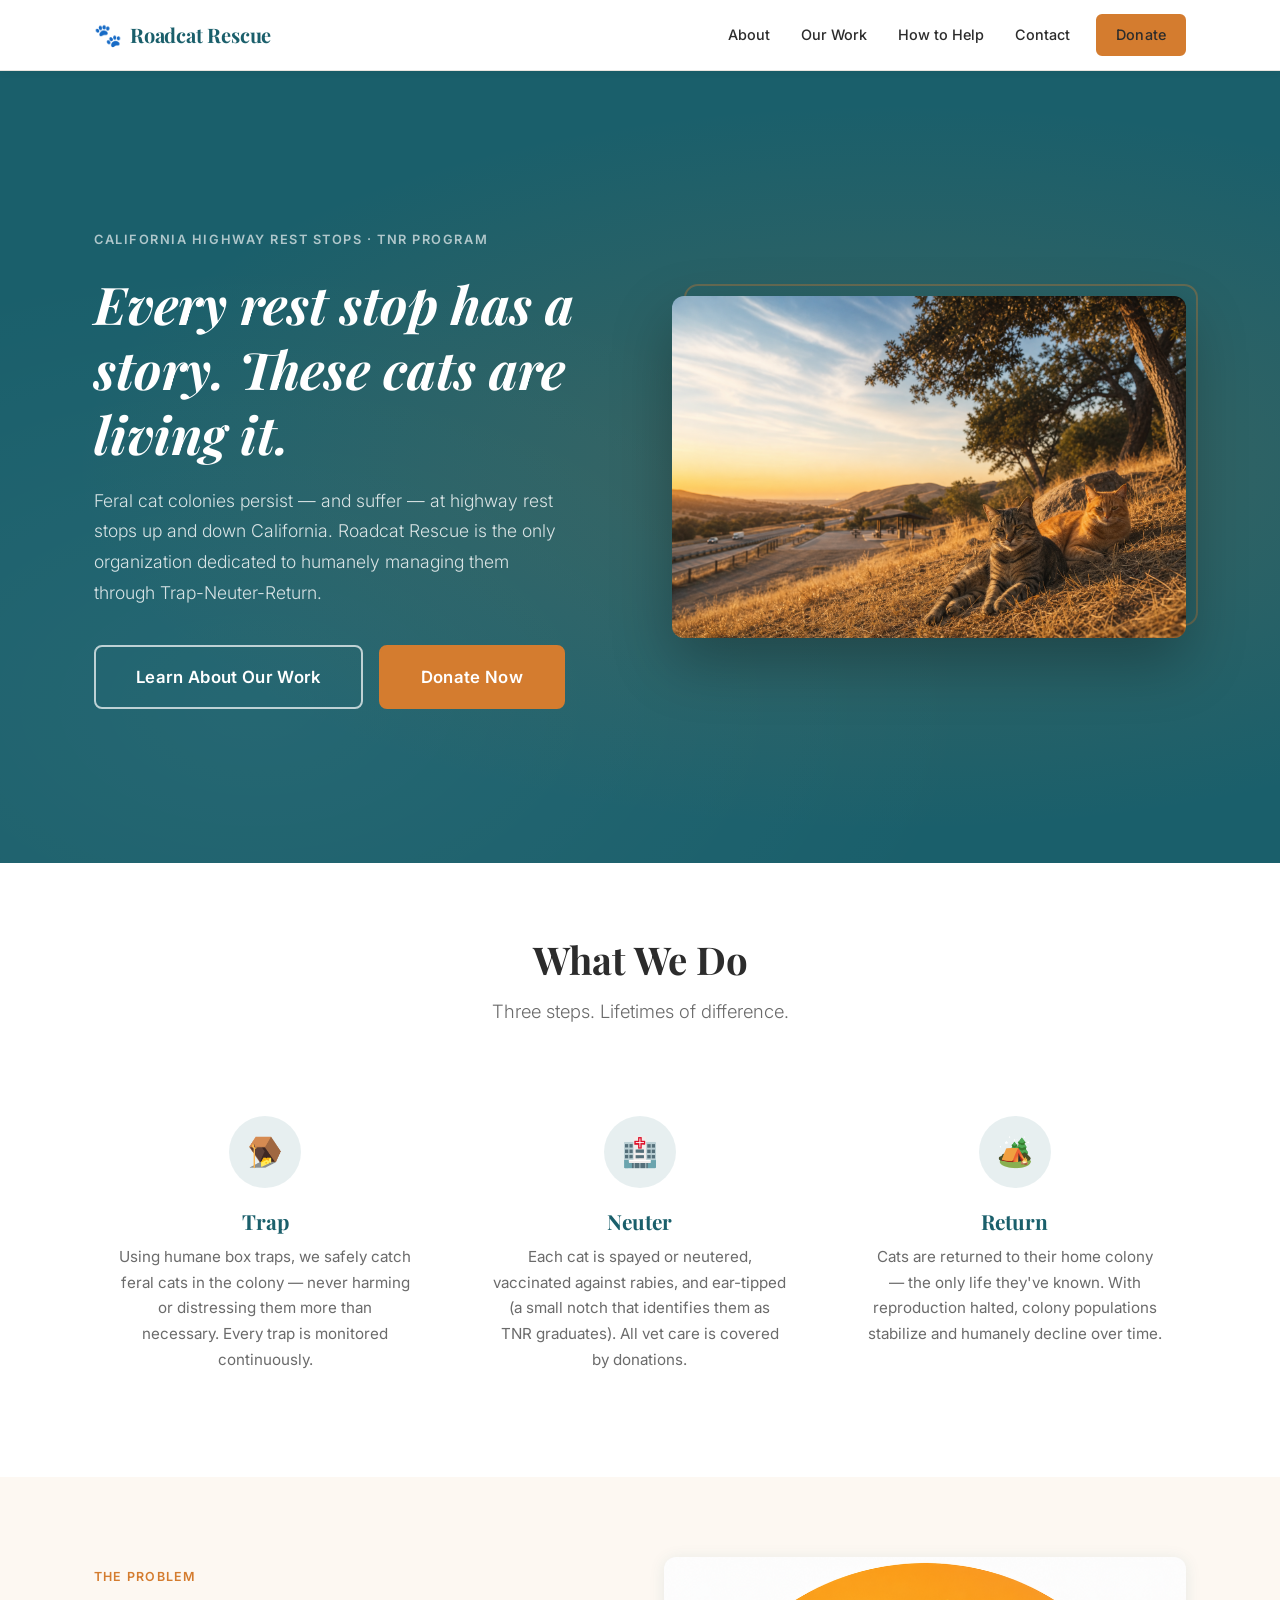
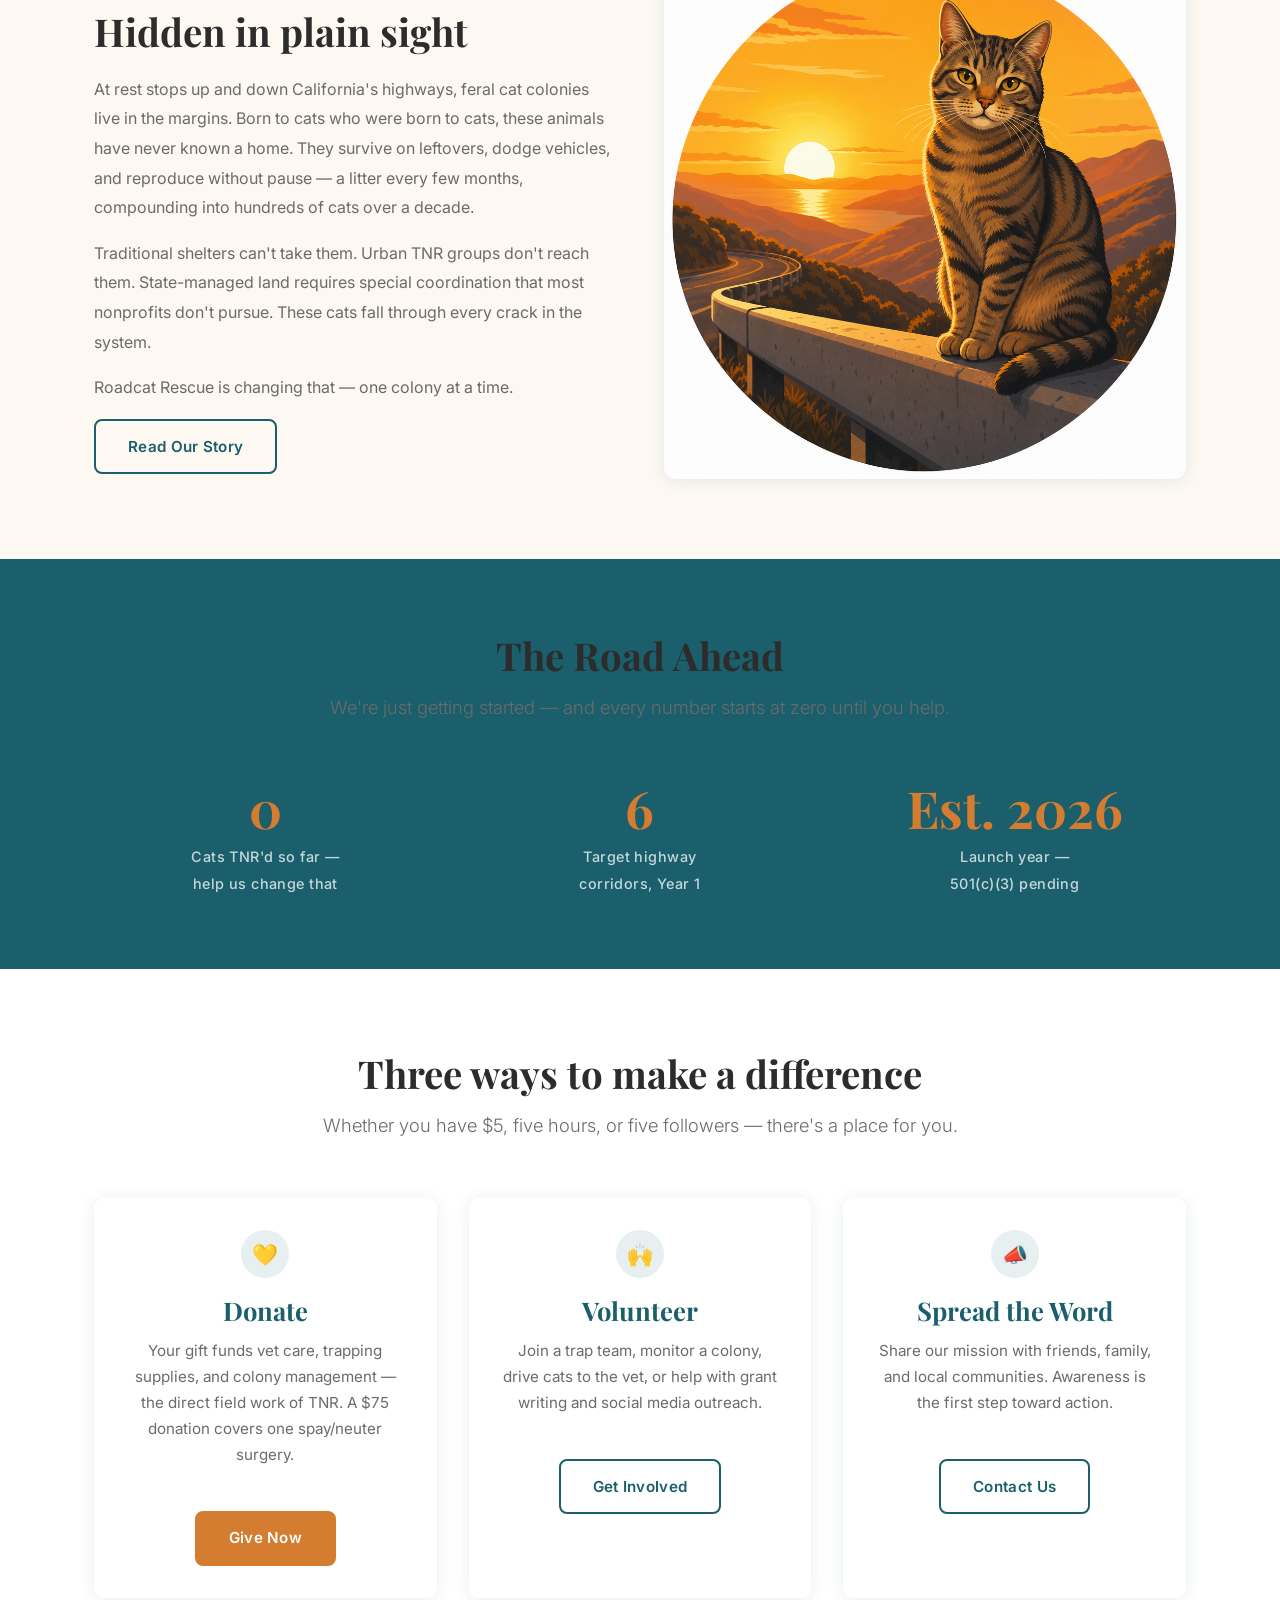
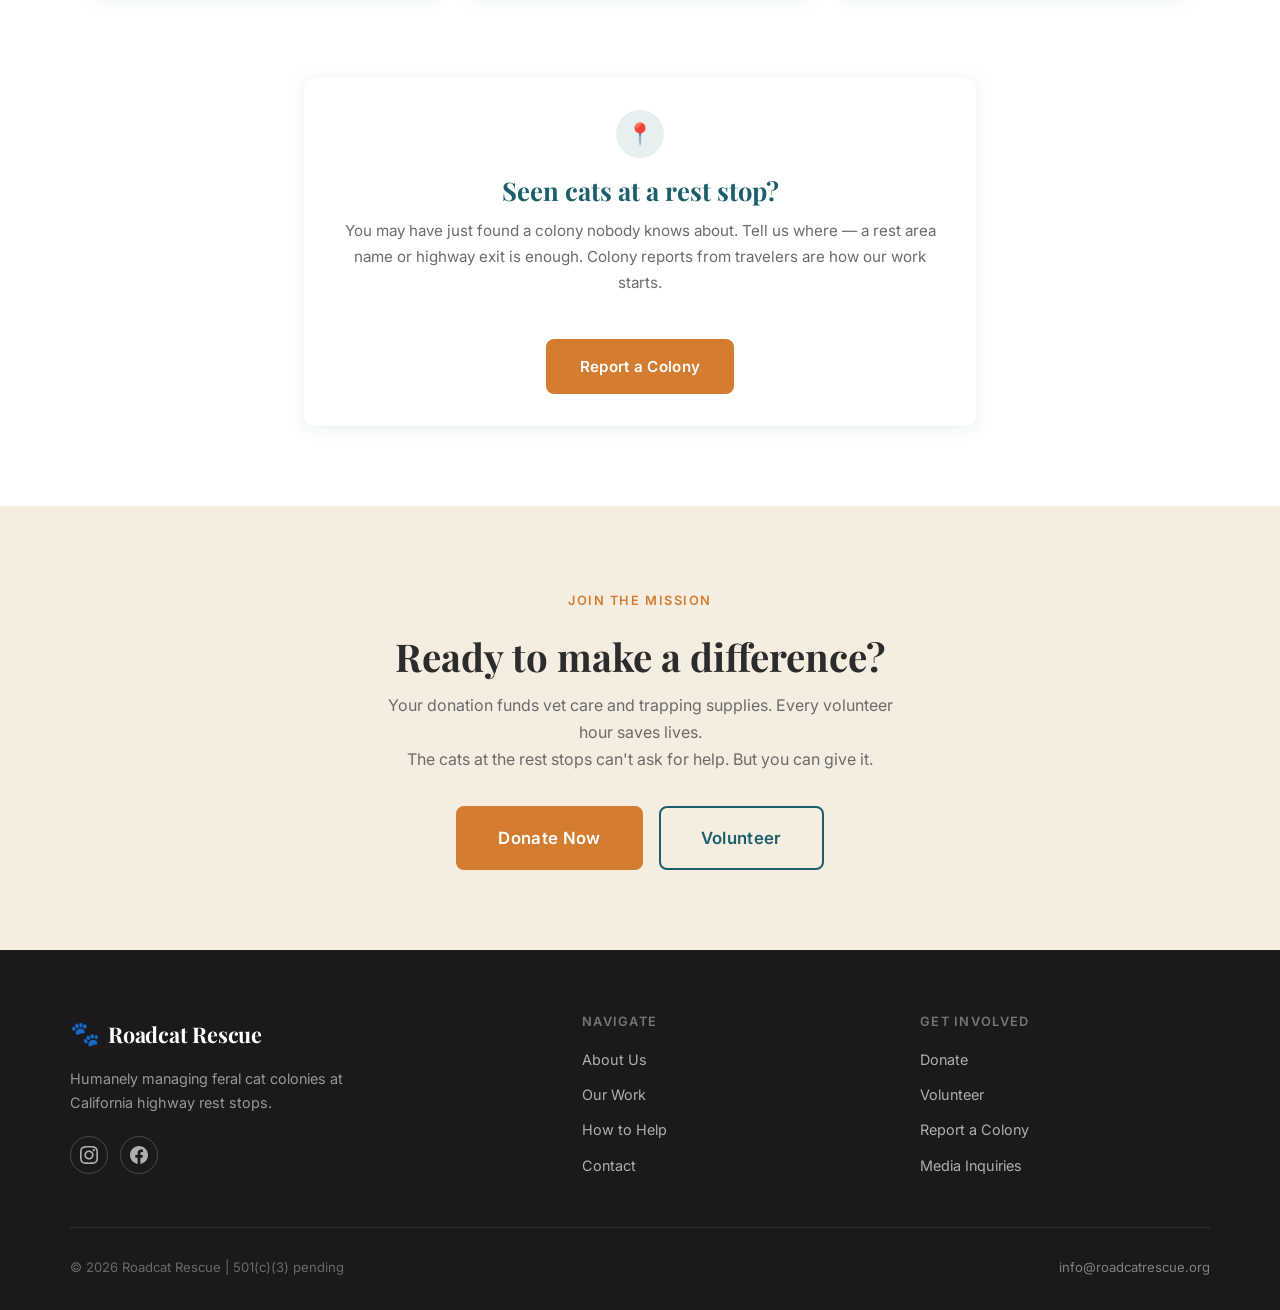
<file: index.html>
<!DOCTYPE html>
<html lang="en">
<head>
  <meta charset="UTF-8" />
  <meta name="viewport" content="width=device-width, initial-scale=1.0" />
  <meta name="description" content="Roadcat Rescue humanely manages feral cat colonies at California highway rest stops through Trap-Neuter-Return. Help us protect the cats living in the margins." />
  <title>Roadcat Rescue — Feral Cat TNR at California Highway Rest Stops</title>
  <link rel="stylesheet" href="css/style.css" />
  <meta property="og:type" content="website" />
  <meta property="og:site_name" content="Roadcat Rescue" />
  <meta property="og:title" content="Roadcat Rescue — Feral Cat TNR at California Highway Rest Stops" />
  <meta property="og:description" content="Roadcat Rescue humanely manages feral cat colonies at California highway rest stops through Trap-Neuter-Return. Help us protect the cats living in the margins." />
  <meta property="og:url" content="https://roadcatrescue.org/" />
  <meta property="og:image" content="https://roadcatrescue.org/images/hero-cats.png" />
  <meta name="twitter:card" content="summary_large_image" />
  <meta name="twitter:title" content="Roadcat Rescue — Feral Cat TNR at California Highway Rest Stops" />
  <meta name="twitter:description" content="Roadcat Rescue humanely manages feral cat colonies at California highway rest stops through Trap-Neuter-Return. Help us protect the cats living in the margins." />
  <meta name="twitter:image" content="https://roadcatrescue.org/images/hero-cats.png" />
  <link rel="icon" href="data:image/svg+xml,%3Csvg xmlns='http://www.w3.org/2000/svg' viewBox='0 0 100 100'%3E%3Ctext y='.9em' font-size='90'%3E%F0%9F%90%BE%3C/text%3E%3C/svg%3E" />
</head>
<body>

  <!-- ===== HEADER / NAV ===== -->
  <header class="site-header">
    <nav class="nav-wrapper" aria-label="Main navigation">
      <a href="index.html" class="nav-logo" aria-label="Roadcat Rescue home">
        <span class="nav-logo__icon">🐾</span>
        <span class="nav-logo__text">Roadcat Rescue</span>
      </a>

      <button class="nav-toggle" aria-label="Toggle navigation" aria-expanded="false">
        <span></span><span></span><span></span>
      </button>

      <ul class="nav-links" role="list">
        <li><a href="about.html">About</a></li>
        <li><a href="our-work.html">Our Work</a></li>
        <li><a href="how-to-help.html">How to Help</a></li>
        <li><a href="contact.html">Contact</a></li>
        <li><a href="#donate" class="btn btn--amber">Donate</a></li>
      </ul>
    </nav>
  </header>

  <main>

    <!-- ===== HERO ===== -->
    <section class="hero" aria-labelledby="hero-heading">
      <div class="container">
        <div class="hero__content">
          <span class="hero__eyebrow">California Highway Rest Stops · TNR Program</span>
          <h1 class="hero__title" id="hero-heading">Every rest stop has a story. These cats are living it.</h1>
          <p class="hero__subtitle">
            Feral cat colonies persist — and suffer — at highway rest stops up and down California.
            Roadcat Rescue is the only organization dedicated to humanely managing them through Trap-Neuter-Return.
          </p>
          <div class="btn-group">
            <a href="our-work.html" class="btn btn--outline-white btn--lg">Learn About Our Work</a>
            <a href="#donate" class="btn btn--amber btn--lg">Donate Now</a>
          </div>
        </div>
        <div class="hero__image-wrap">
          <img
            src="images/hero-cats.png"
            alt="Two feral cats resting on a hillside above a California highway rest stop"
            class="hero__image"
            width="600" height="420"
          />
        </div>
      </div>
    </section>

    <!-- ===== MISSION STRIP (Trap · Neuter · Return) ===== -->
    <section class="mission-strip" aria-labelledby="tnr-heading">
      <div class="container">
        <div class="section__header">
          <h2 id="tnr-heading">What We Do</h2>
          <p class="lead">Three steps. Lifetimes of difference.</p>
        </div>
        <div class="grid-3">
          <div class="mission-card">
            <div class="mission-card__icon" aria-hidden="true">🪤</div>
            <h3>Trap</h3>
            <p>Using humane box traps, we safely catch feral cats in the colony — never harming or distressing them more than necessary. Every trap is monitored continuously.</p>
          </div>
          <div class="mission-card">
            <div class="mission-card__icon" aria-hidden="true">🏥</div>
            <h3>Neuter</h3>
            <p>Each cat is spayed or neutered, vaccinated against rabies, and ear-tipped (a small notch that identifies them as TNR graduates). All vet care is covered by donations.</p>
          </div>
          <div class="mission-card">
            <div class="mission-card__icon" aria-hidden="true">🏕️</div>
            <h3>Return</h3>
            <p>Cats are returned to their home colony — the only life they've known. With reproduction halted, colony populations stabilize and humanely decline over time.</p>
          </div>
        </div>
      </div>
    </section>

    <!-- ===== STORY SECTION ===== -->
    <section class="story-section section" aria-labelledby="story-heading">
      <div class="container">
        <div class="grid-2">
          <div class="story-text">
          <span class="hero__eyebrow story-eyebrow">The Problem</span>
            <h2 id="story-heading">Hidden in plain sight</h2>
            <p>
              At rest stops up and down California's highways, feral cat colonies live in the margins.
              Born to cats who were born to cats, these animals have never known a home. They survive on
              leftovers, dodge vehicles, and reproduce without pause — a litter every few months,
              compounding into hundreds of cats over a decade.
            </p>
            <p>
              Traditional shelters can't take them. Urban TNR groups don't reach them. State-managed
              land requires special coordination that most nonprofits don't pursue. These cats fall
              through every crack in the system.
            </p>
            <p>
              Roadcat Rescue is changing that — one colony at a time.
            </p>
            <a href="about.html" class="btn btn--outline-teal">Read Our Story</a>
          </div>
          <div class="story-image">
            <img
              src="images/profile-cat.png"
              alt="Feral cats at a rest stop colony"
              class="img-placeholder"
              width="520" height="400"
            />
          </div>
        </div>
      </div>
    </section>

    <!-- ===== IMPACT NUMBERS ===== -->
    <section class="impact-strip" aria-labelledby="impact-heading">
      <div class="container">
        <div class="section__header">
          <h2 id="impact-heading">The Road Ahead</h2>
          <p class="lead">We're just getting started — and every number starts at zero until you help.</p>
        </div>
        <div class="grid-3">
          <div class="impact-number">
            <span class="impact-number__value">0</span>
            <span class="impact-number__label">Cats TNR'd so far —<br>help us change that</span>
          </div>
          <div class="impact-number">
            <span class="impact-number__value">6</span>
            <span class="impact-number__label">Target highway<br>corridors, Year 1</span>
          </div>
          <div class="impact-number">
            <span class="impact-number__value">Est. 2026</span>
            <span class="impact-number__label">Launch year —<br>501(c)(3) pending</span>
          </div>
        </div>
      </div>
    </section>

    <!-- ===== HOW YOU CAN HELP PREVIEW ===== -->
    <section class="section section--white" aria-labelledby="help-preview-heading">
      <div class="container">
        <div class="section__header">
          <h2 id="help-preview-heading">Three ways to make a difference</h2>
          <p class="lead">Whether you have $5, five hours, or five followers — there's a place for you.</p>
        </div>
        <div class="grid-3">
          <div class="card card--center">
            <div class="icon-badge icon-badge--center" aria-hidden="true">💛</div>
            <h3>Donate</h3>
            <p>Your gift funds vet care, trapping supplies, and colony management — the direct field work of TNR. A $75 donation covers one spay/neuter surgery.</p>
            <br>
            <a href="#donate" class="btn btn--amber">Give Now</a>
          </div>
          <div class="card card--center">
            <div class="icon-badge icon-badge--center" aria-hidden="true">🙌</div>
            <h3>Volunteer</h3>
            <p>Join a trap team, monitor a colony, drive cats to the vet, or help with grant writing and social media outreach.</p>
            <br>
            <a href="how-to-help.html" class="btn btn--outline-teal">Get Involved</a>
          </div>
          <div class="card card--center">
            <div class="icon-badge icon-badge--center" aria-hidden="true">📣</div>
            <h3>Spread the Word</h3>
            <p>Share our mission with friends, family, and local communities. Awareness is the first step toward action.</p>
            <br>
            <a href="contact.html" class="btn btn--outline-teal">Contact Us</a>
          </div>
        </div>
      </div>
    </section>

    <!-- ===== REPORT A COLONY STRIP ===== -->
    <section class="section section--white section--no-top" aria-labelledby="report-heading">
      <div class="container container--narrow text-center">
        <div class="card card--center">
          <div class="icon-badge icon-badge--center" aria-hidden="true">📍</div>
          <h3 id="report-heading">Seen cats at a rest stop?</h3>
          <p>You may have just found a colony nobody knows about. Tell us where — a rest area name or highway exit is enough. Colony reports from travelers are how our work starts.</p>
          <br>
          <a href="contact.html#report" class="btn btn--amber">Report a Colony</a>
        </div>
      </div>
    </section>

    <!-- ===== CTA STRIP ===== -->
    <section class="cta-strip" id="donate" aria-labelledby="cta-heading">
      <div class="container text-center">
        <span class="hero__eyebrow eyebrow--amber">Join the Mission</span>
        <h2 id="cta-heading">Ready to make a difference?</h2>
        <p>Your donation funds vet care and trapping supplies. Every volunteer hour saves lives.<br>The cats at the rest stops can't ask for help. But you can give it.</p>
        <div class="btn-group btn-group--center">
          <a href="#donate" class="btn btn--amber btn--lg">Donate Now</a>
          <a href="how-to-help.html" class="btn btn--outline-teal btn--lg">Volunteer</a>
        </div>
      </div>
    </section>

  </main>

  <!-- ===== FOOTER ===== -->
  <footer class="site-footer" aria-label="Site footer">
    <div class="footer-grid">
      <div class="footer-brand">
        <a href="index.html" class="nav-logo">
          <span class="nav-logo__icon">🐾</span>
          <span class="nav-logo__text">Roadcat Rescue</span>
        </a>
        <p>Humanely managing feral cat colonies at California highway rest stops.</p>
        <div class="footer-social">
          <a href="https://instagram.com/roadcatrescue" target="_blank" rel="noopener" aria-label="Instagram">
            <svg viewBox="0 0 24 24" aria-hidden="true"><path d="M12 2.163c3.204 0 3.584.012 4.85.07 3.252.148 4.771 1.691 4.919 4.919.058 1.265.069 1.645.069 4.849 0 3.205-.012 3.584-.069 4.849-.149 3.225-1.664 4.771-4.919 4.919-1.266.058-1.644.07-4.85.07-3.204 0-3.584-.012-4.849-.07-3.26-.149-4.771-1.699-4.919-4.92-.058-1.265-.07-1.644-.07-4.849 0-3.204.013-3.583.07-4.849.149-3.227 1.664-4.771 4.919-4.919 1.266-.057 1.645-.069 4.849-.069zm0-2.163c-3.259 0-3.667.014-4.947.072-4.358.2-6.78 2.618-6.98 6.98-.059 1.281-.073 1.689-.073 4.948 0 3.259.014 3.668.072 4.948.2 4.358 2.618 6.78 6.98 6.98 1.281.058 1.689.072 4.948.072 3.259 0 3.668-.014 4.948-.072 4.354-.2 6.782-2.618 6.979-6.98.059-1.28.073-1.689.073-4.948 0-3.259-.014-3.667-.072-4.947-.196-4.354-2.617-6.78-6.979-6.98-1.281-.059-1.69-.073-4.949-.073zm0 5.838c-3.403 0-6.162 2.759-6.162 6.162s2.759 6.163 6.162 6.163 6.162-2.759 6.162-6.163c0-3.403-2.759-6.162-6.162-6.162zm0 10.162c-2.209 0-4-1.79-4-4 0-2.209 1.791-4 4-4s4 1.791 4 4c0 2.21-1.791 4-4 4zm6.406-11.845c-.796 0-1.441.645-1.441 1.44s.645 1.44 1.441 1.44c.795 0 1.439-.645 1.439-1.44s-.644-1.44-1.439-1.44z"/></svg>
          </a>
          <a href="https://facebook.com/roadcatrescue" target="_blank" rel="noopener" aria-label="Facebook">
            <svg viewBox="0 0 24 24" aria-hidden="true"><path d="M24 12.073c0-6.627-5.373-12-12-12s-12 5.373-12 12c0 5.99 4.388 10.954 10.125 11.854v-8.385H7.078v-3.47h3.047V9.43c0-3.007 1.792-4.669 4.533-4.669 1.312 0 2.686.235 2.686.235v2.953H15.83c-1.491 0-1.956.925-1.956 1.874v2.25h3.328l-.532 3.47h-2.796v8.385C19.612 23.027 24 18.062 24 12.073z"/></svg>
          </a>
        </div>
      </div>
      <div class="footer-col">
        <h4>Navigate</h4>
        <ul role="list">
          <li><a href="about.html">About Us</a></li>
          <li><a href="our-work.html">Our Work</a></li>
          <li><a href="how-to-help.html">How to Help</a></li>
          <li><a href="contact.html">Contact</a></li>
        </ul>
      </div>
      <div class="footer-col">
        <h4>Get Involved</h4>
        <ul role="list">
          <li><a href="#donate">Donate</a></li>
          <li><a href="how-to-help.html#volunteer">Volunteer</a></li>
          <li><a href="contact.html#report">Report a Colony</a></li>
          <li><a href="contact.html">Media Inquiries</a></li>
        </ul>
      </div>
    </div>
    <div class="footer-bottom">
      <p>© 2026 Roadcat Rescue | 501(c)(3) pending</p>
      <p><a href="mailto:info@roadcatrescue.org">info@roadcatrescue.org</a></p>
    </div>
  </footer>

  <script src="js/main.js"></script>
</body>
</html>
</file>
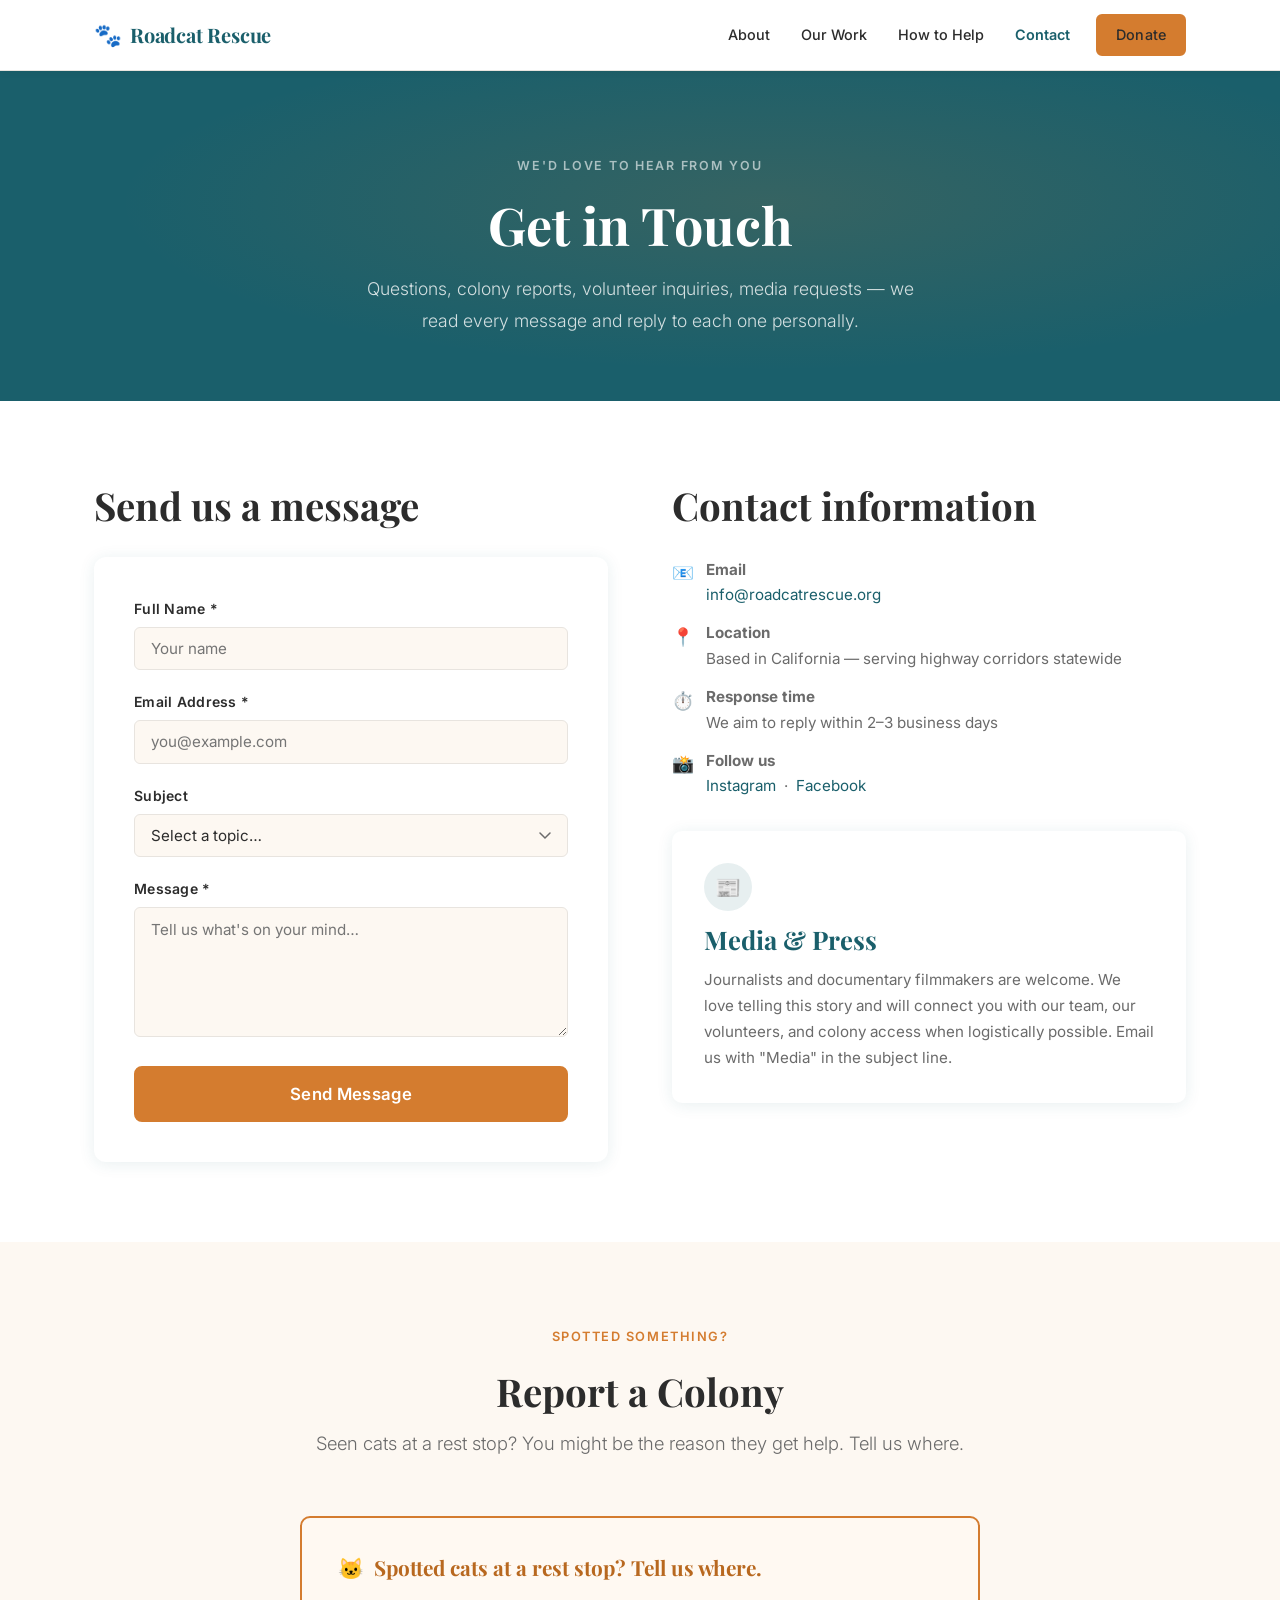
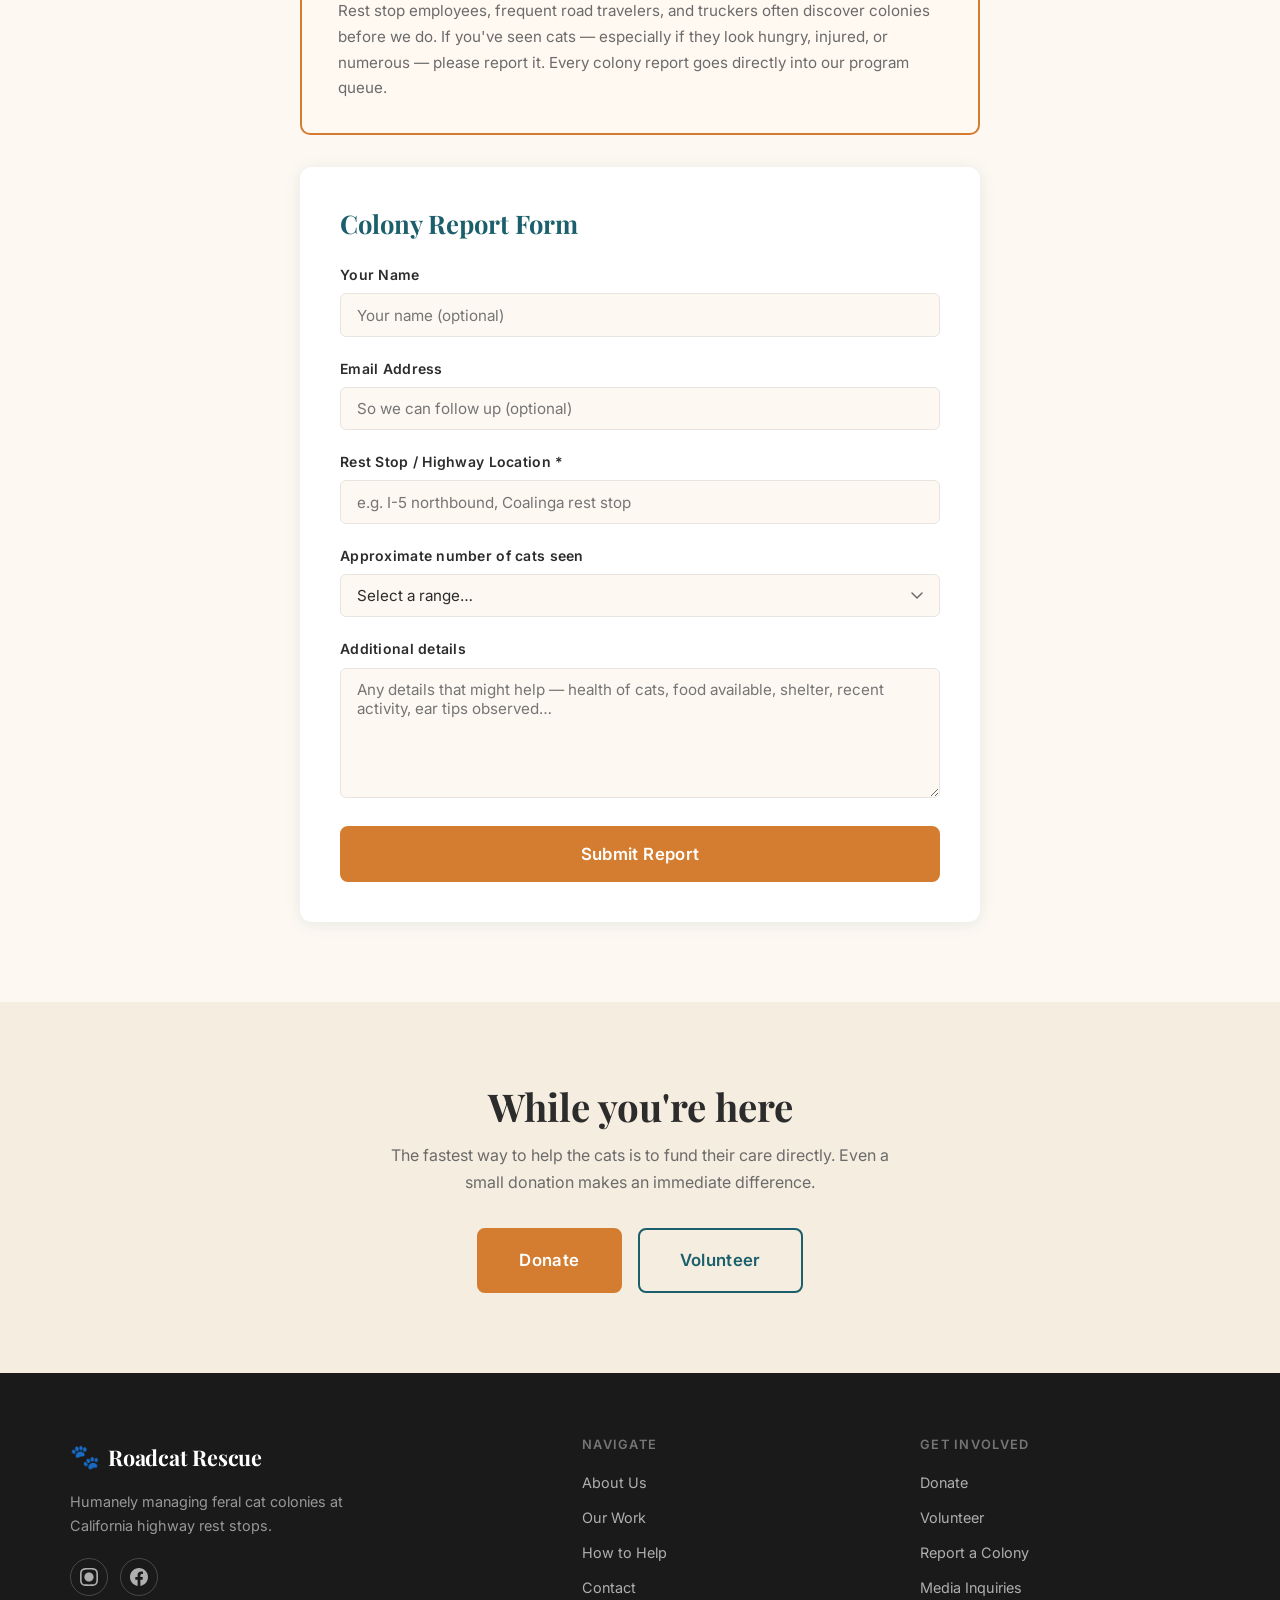
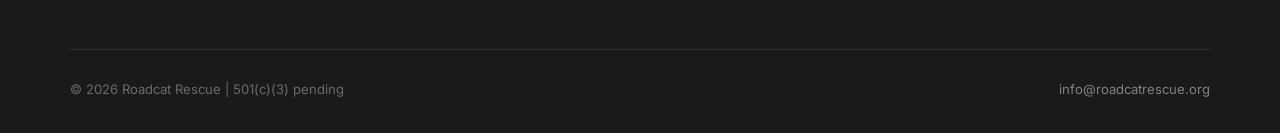
<file: contact.html>
<!DOCTYPE html>
<html lang="en">
<head>
  <meta charset="UTF-8" />
  <meta name="viewport" content="width=device-width, initial-scale=1.0" />
  <meta name="description" content="Contact Roadcat Rescue — report a feral cat colony, inquire about volunteering, ask about donations, or reach us for media questions." />
  <title>Contact — Roadcat Rescue</title>
  <link rel="stylesheet" href="css/style.css" />
  <meta property="og:type" content="website" />
  <meta property="og:site_name" content="Roadcat Rescue" />
  <meta property="og:title" content="Contact — Roadcat Rescue" />
  <meta property="og:description" content="Contact Roadcat Rescue — report a feral cat colony, inquire about volunteering, ask about donations, or reach us for media questions." />
  <meta property="og:url" content="https://roadcatrescue.org/contact.html" />
  <meta property="og:image" content="https://roadcatrescue.org/images/hero-cats.png" />
  <meta name="twitter:card" content="summary_large_image" />
  <meta name="twitter:title" content="Contact — Roadcat Rescue" />
  <meta name="twitter:description" content="Contact Roadcat Rescue — report a feral cat colony, inquire about volunteering, ask about donations, or reach us for media questions." />
  <meta name="twitter:image" content="https://roadcatrescue.org/images/hero-cats.png" />
  <link rel="icon" href="data:image/svg+xml,%3Csvg xmlns='http://www.w3.org/2000/svg' viewBox='0 0 100 100'%3E%3Ctext y='.9em' font-size='90'%3E%F0%9F%90%BE%3C/text%3E%3C/svg%3E" />
</head>
<body>

  <!-- ===== HEADER / NAV ===== -->
  <header class="site-header">
    <nav class="nav-wrapper" aria-label="Main navigation">
      <a href="index.html" class="nav-logo" aria-label="Roadcat Rescue home">
        <span class="nav-logo__icon">🐾</span>
        <span class="nav-logo__text">Roadcat Rescue</span>
      </a>

      <button class="nav-toggle" aria-label="Toggle navigation" aria-expanded="false">
        <span></span><span></span><span></span>
      </button>

      <ul class="nav-links" role="list">
        <li><a href="about.html">About</a></li>
        <li><a href="our-work.html">Our Work</a></li>
        <li><a href="how-to-help.html">How to Help</a></li>
        <li><a href="contact.html">Contact</a></li>
        <li><a href="#donate" class="btn btn--amber">Donate</a></li>
      </ul>
    </nav>
  </header>

  <main>

    <!-- ===== PAGE HERO ===== -->
    <section class="page-hero" aria-labelledby="page-title">
      <div class="container">
        <span class="page-hero__eyebrow">We'd Love to Hear from You</span>
        <h1 id="page-title">Get in Touch</h1>
        <p class="page-hero__sub">Questions, colony reports, volunteer inquiries, media requests — we read every message and reply to each one personally.</p>
      </div>
    </section>

    <!-- ===== CONTACT MAIN ===== -->
    <section class="section section--white" aria-labelledby="contact-main-heading">
      <div class="container">
        <div class="grid-2 grid-2--top">

          <!-- Contact Form -->
          <div>
            <h2 id="contact-main-heading" class="h2--mb-lg">Send us a message</h2>
            <div class="form-section">
              <form data-form="contact" novalidate>
                <div class="form-group">
                  <label for="ct-name">Full Name *</label>
                  <input type="text" id="ct-name" name="name" required placeholder="Your name" />
                </div>
                <div class="form-group">
                  <label for="ct-email">Email Address *</label>
                  <input type="email" id="ct-email" name="email" required placeholder="you@example.com" />
                </div>
                <div class="form-group">
                  <label for="ct-subject">Subject</label>
                  <select id="ct-subject" name="subject">
                    <option value="" disabled selected>Select a topic…</option>
                    <option value="general">General Inquiry</option>
                    <option value="volunteer">Volunteer Interest</option>
                    <option value="donate">Donation Question</option>
                    <option value="media">Media / Press</option>
                    <option value="colony">Report a Colony</option>
                    <option value="partnership">Partnership / Sponsorship</option>
                  </select>
                </div>
                <div class="form-group">
                  <label for="ct-message">Message *</label>
                  <textarea id="ct-message" name="message" required placeholder="Tell us what's on your mind…"></textarea>
                </div>
                <button type="submit" class="btn btn--amber btn--lg btn--full">Send Message</button>
                <div class="form-submit-msg" role="alert">
                  ✓ Message received! We'll respond within 2–3 business days.
                </div>
              </form>
            </div>
          </div>

          <!-- Contact Info -->
          <div>
            <h2 class="h2--mb-lg">Contact information</h2>
            <ul class="contact-info-list" aria-label="Contact details">
              <li>
                <span class="ci-icon" aria-hidden="true">📧</span>
                <div>
                  <strong>Email</strong><br>
                  <a href="mailto:info@roadcatrescue.org">info@roadcatrescue.org</a>
                </div>
              </li>
              <li>
                <span class="ci-icon" aria-hidden="true">📍</span>
                <div>
                  <strong>Location</strong><br>
                  Based in California — serving highway corridors statewide
                </div>
              </li>
              <li>
                <span class="ci-icon" aria-hidden="true">⏱️</span>
                <div>
                  <strong>Response time</strong><br>
                  We aim to reply within 2–3 business days
                </div>
              </li>
              <li>
                <span class="ci-icon" aria-hidden="true">📸</span>
                <div>
                  <strong>Follow us</strong><br>
                  <a href="#">Instagram</a> &nbsp;·&nbsp; <a href="#">Facebook</a>
                </div>
              </li>
            </ul>

            <!-- For Press -->
            <div class="card card--mt">
              <div class="icon-badge" aria-hidden="true">📰</div>
              <h3>Media &amp; Press</h3>
              <p>
                Journalists and documentary filmmakers are welcome. We love telling this story
                and will connect you with our team, our volunteers, and colony access when
                logistically possible. Email us with "Media" in the subject line.
              </p>
            </div>
          </div>
        </div>
      </div>
    </section>

    <!-- ===== REPORT A COLONY ===== -->
    <section class="section section--cream" id="report" aria-labelledby="report-heading">
      <div class="container">
        <div class="section__header">
          <span class="hero__eyebrow eyebrow--amber">Spotted Something?</span>
          <h2 id="report-heading">Report a Colony</h2>
          <p class="lead">Seen cats at a rest stop? You might be the reason they get help. Tell us where.</p>
        </div>

        <div class="content-centered">
          <div class="callout-box" style="margin-bottom: 2rem;">
            <div class="callout-box__title">
              <span aria-hidden="true">🐱</span> Spotted cats at a rest stop? Tell us where.
            </div>
            <p>
              Rest stop employees, frequent road travelers, and truckers often discover colonies
              before we do. If you've seen cats — especially if they look hungry, injured, or
              numerous — please report it. Every colony report goes directly into our program queue.
            </p>
          </div>

          <div class="form-section">
            <h3>Colony Report Form</h3>
            <form data-form="colony-report" novalidate>
              <div class="form-group">
                <label for="cr-name">Your Name</label>
                <input type="text" id="cr-name" name="name" placeholder="Your name (optional)" />
              </div>
              <div class="form-group">
                <label for="cr-email">Email Address</label>
                <input type="email" id="cr-email" name="email" placeholder="So we can follow up (optional)" />
              </div>
              <div class="form-group">
                <label for="cr-location">Rest Stop / Highway Location *</label>
                <input type="text" id="cr-location" name="location" required placeholder="e.g. I-5 northbound, Coalinga rest stop" />
              </div>
              <div class="form-group">
                <label for="cr-count">Approximate number of cats seen</label>
                <select id="cr-count" name="count">
                  <option value="" disabled selected>Select a range…</option>
                  <option value="1-3">1–3 cats</option>
                  <option value="4-10">4–10 cats</option>
                  <option value="11-25">11–25 cats</option>
                  <option value="25+">25+ cats</option>
                  <option value="unknown">Not sure</option>
                </select>
              </div>
              <div class="form-group">
                <label for="cr-notes">Additional details</label>
                <textarea id="cr-notes" name="notes" placeholder="Any details that might help — health of cats, food available, shelter, recent activity, ear tips observed…"></textarea>
              </div>
              <button type="submit" class="btn btn--amber btn--lg btn--full">Submit Report</button>
              <div class="form-submit-msg" role="alert">
                ✓ Colony report received — thank you! We'll review it and add it to our program queue.
              </div>
            </form>
          </div>
        </div>
      </div>
    </section>

    <!-- ===== CTA ===== -->
    <section class="cta-strip" id="donate" aria-labelledby="contact-cta-heading">
      <div class="container text-center">
        <h2 id="contact-cta-heading">While you're here</h2>
        <p>The fastest way to help the cats is to fund their care directly. Even a small donation makes an immediate difference.</p>
        <div class="btn-group btn-group--center">
          <a href="#donate" class="btn btn--amber btn--lg">Donate</a>
          <a href="how-to-help.html" class="btn btn--outline-teal btn--lg">Volunteer</a>
        </div>
      </div>
    </section>

  </main>

  <!-- ===== FOOTER ===== -->
  <footer class="site-footer" aria-label="Site footer">
    <div class="footer-grid">
      <div class="footer-brand">
        <a href="index.html" class="nav-logo">
          <span class="nav-logo__icon">🐾</span>
          <span class="nav-logo__text">Roadcat Rescue</span>
        </a>
        <p>Humanely managing feral cat colonies at California highway rest stops.</p>
        <div class="footer-social">
          <a href="https://instagram.com/roadcatrescue" target="_blank" rel="noopener" aria-label="Instagram">
            <svg viewBox="0 0 24 24" aria-hidden="true"><path d="M12 2.163c3.204 0 3.584.012 4.85.07 3.252.148 4.771 1.691 4.919 4.919.058 1.265.069 1.645.069 4.849 0 3.205-.012 3.584-.069 4.849-.149 3.225-1.664 4.771-4.919 4.919-1.266.058-1.644.07-4.85.07-3.204 0-3.584-.012-4.849-.07-3.26-.149-4.771-1.699-4.919-4.92-.058-1.265-.07-1.644-.07-4.849 0-3.204.013-3.583.07-4.849.149-3.227 1.664-4.771 4.919-4.919 1.266-.057 1.645-.069 4.849-.069zm0-2.163c-3.259 0-3.667.014-4.947.072-4.358.2-6.78 2.618-6.98 6.98-.059 1.281-.073 1.689-.073 4.948 0 3.259.014 3.668.072 4.948.2 4.358 2.618 6.78 6.98 6.98 1.281.058 1.689.072 4.948.072 3.259 0 3.668-.014 4.948-.072 4.354-.2 6.782-2.618 6.979-6.98.059-1.28.073-1.689.073-4.948 0-3.259-.014-3.667-.072-4.947-.196-4.354-2.617-6.78-6.979-6.98-1.281-.059-1.69-.073-4.949-.073zm0 5.838c-3.403 0-6.162 2.759-6.162 6.162s2.759 6.163 6.162 6.163 6.162-2.759 6.162-6.163c0-3.403-2.759-6.162-6.162-6.162zm0 10.162c-2.209 0-4-1.79-4 0-2.209 1.791-4 4-4s4 1.791 4 4c0 2.21-1.791 4-4 4zm6.406-11.845c-.796 0-1.441.645-1.441 1.44s.645 1.44 1.441 1.44c.795 0 1.439-.645 1.439-1.44s-.644-1.44-1.439-1.44z"/></svg>
          </a>
          <a href="https://facebook.com/roadcatrescue" target="_blank" rel="noopener" aria-label="Facebook">
            <svg viewBox="0 0 24 24" aria-hidden="true"><path d="M24 12.073c0-6.627-5.373-12-12-12s-12 5.373-12 12c0 5.99 4.388 10.954 10.125 11.854v-8.385H7.078v-3.47h3.047V9.43c0-3.007 1.792-4.669 4.533-4.669 1.312 0 2.686.235 2.686.235v2.953H15.83c-1.491 0-1.956.925-1.956 1.874v2.25h3.328l-.532 3.47h-2.796v8.385C19.612 23.027 24 18.062 24 12.073z"/></svg>
          </a>
        </div>
      </div>
      <div class="footer-col">
        <h4>Navigate</h4>
        <ul role="list">
          <li><a href="about.html">About Us</a></li>
          <li><a href="our-work.html">Our Work</a></li>
          <li><a href="how-to-help.html">How to Help</a></li>
          <li><a href="contact.html">Contact</a></li>
        </ul>
      </div>
      <div class="footer-col">
        <h4>Get Involved</h4>
        <ul role="list">
          <li><a href="#donate">Donate</a></li>
          <li><a href="how-to-help.html#volunteer">Volunteer</a></li>
          <li><a href="#report">Report a Colony</a></li>
          <li><a href="contact.html">Media Inquiries</a></li>
        </ul>
      </div>
    </div>
    <div class="footer-bottom">
      <p>© 2026 Roadcat Rescue | 501(c)(3) pending</p>
      <p><a href="mailto:info@roadcatrescue.org">info@roadcatrescue.org</a></p>
    </div>
  </footer>

  <script src="js/main.js"></script>
</body>
</html>
</file>
<file: css/style.css>
/* ============================================================
   Roadcat Rescue — Shared Stylesheet
   ============================================================ */

/* ---------- Google Fonts ---------- */
@import url('https://fonts.googleapis.com/css2?family=Playfair+Display:ital,wght@0,400;0,600;0,700;1,400&family=Inter:wght@300;400;500;600&display=swap');

/* ---------- CSS Custom Properties ---------- */
:root {
  --teal:    #1a5f6b;
  --teal-dark: #134956;
  --teal-light: #22788a;
  --cream:   #fdf8f2;
  --amber:   #d47c2f;
  --amber-dark: #b8681f;
  --charcoal: #2c2c2c;
  --mid-gray: #6b6b6b;
  --light-gray: #e8e4df;
  --white:   #ffffff;

  --font-heading: 'Playfair Display', Georgia, serif;
  --font-body: 'Inter', system-ui, sans-serif;

  --max-width: 1140px;
  --section-padding: 5rem 1.5rem;
  --radius: 6px;
  --shadow: 0 2px 16px rgba(26,95,107,0.10);
  --shadow-hover: 0 6px 28px rgba(26,95,107,0.18);

  --transition-color: 200ms ease-out;
  --transition-transform: 160ms ease-out;
  --transition-shadow: 250ms ease-out;
}

/* ---------- Reset & Base ---------- */
*, *::before, *::after {
  box-sizing: border-box;
  margin: 0;
  padding: 0;
}

html {
  scroll-behavior: smooth;
  font-size: 16px;
}

body {
  font-family: var(--font-body);
  color: var(--charcoal);
  background: var(--cream);
  line-height: 1.7;
  -webkit-font-smoothing: antialiased;
}

img {
  max-width: 100%;
  height: auto;
  display: block;
}

a {
  color: var(--teal);
  text-decoration: none;
  transition: color var(--transition-color);
}

a:hover { color: var(--amber); }

ul { list-style: none; }

/* ---------- Typography ---------- */
h1, h2, h3, h4 {
  font-family: var(--font-heading);
  line-height: 1.25;
  color: var(--charcoal);
}

h1 { font-size: clamp(2rem, 5vw, 3.25rem); }
h2 { font-size: clamp(1.6rem, 3.5vw, 2.4rem); }
h3 { font-size: clamp(1.2rem, 2.5vw, 1.6rem); }
h4 { font-size: 1.1rem; }

p { margin-bottom: 1rem; }
p:last-child { margin-bottom: 0; }

.lead {
  font-size: 1.15rem;
  font-weight: 300;
  color: var(--mid-gray);
  line-height: 1.8;
}

/* ---------- Layout Helpers ---------- */
.container {
  max-width: var(--max-width);
  margin: 0 auto;
  padding: 0 1.5rem;
}

.section { padding: var(--section-padding); }
.section--cream  { background: var(--cream); }
.section--white  { background: var(--white); }
.section--teal   { background: var(--teal); color: var(--white); }
.section--warm   { background: #f5ede0; }

.section__header {
  text-align: center;
  max-width: 680px;
  margin: 0 auto 3.5rem;
}

.section__header h2 { margin-bottom: 0.75rem; }
.section__header .lead { margin: 0; }

.section--teal .section__header h2,
.section--teal h2 { color: var(--white); }
.section--teal .lead { color: rgba(255,255,255,0.8); }

.grid-2 {
  display: grid;
  grid-template-columns: 1fr 1fr;
  gap: 3rem;
  align-items: center;
}

.grid-3 {
  display: grid;
  grid-template-columns: repeat(3, 1fr);
  gap: 2rem;
}

.grid-4 {
  display: grid;
  grid-template-columns: repeat(4, 1fr);
  gap: 2rem;
}

/* ---------- Buttons ---------- */
.btn {
  display: inline-block;
  padding: 0.8rem 2rem;
  border-radius: 8px;
  font-family: var(--font-body);
  font-size: 0.95rem;
  font-weight: 600;
  letter-spacing: 0.02em;
  cursor: pointer;
  border: 2px solid transparent;
  transition: background var(--transition-color), color var(--transition-color),
              border-color var(--transition-color), transform var(--transition-transform),
              box-shadow var(--transition-shadow);
  text-align: center;
}

@media (hover: hover) and (pointer: fine) {
  .btn:hover { box-shadow: var(--shadow-hover); }
}

.btn:active { transform: scale(0.97); transition-duration: 100ms; }

.btn--amber {
  background: var(--amber);
  color: var(--white);
  border-color: var(--amber);
}
.btn--amber:hover {
  background: var(--amber-dark);
  border-color: var(--amber-dark);
  color: var(--white);
}

.btn--outline-white {
  background: transparent;
  color: var(--white);
  border-color: rgba(255,255,255,0.7);
}
.btn--outline-white:hover {
  background: rgba(255,255,255,0.15);
  border-color: var(--white);
  color: var(--white);
}

.btn--outline-teal {
  background: transparent;
  color: var(--teal);
  border-color: var(--teal);
}
.btn--outline-teal:hover {
  background: var(--teal);
  color: var(--white);
}

/* btn--full: full-width button utility */
.btn--full {
  width: 100%;
  display: block;
}

.btn--lg {
  padding: 1rem 2.5rem;
  font-size: 1.05rem;
}

.btn-group {
  display: flex;
  gap: 1rem;
  flex-wrap: wrap;
  align-items: center;
}

/* ---------- Navigation ---------- */
.site-header {
  position: sticky;
  top: 0;
  z-index: 1000;
  background: var(--white);
  border-bottom: 1px solid var(--light-gray);
  box-shadow: 0 1px 8px rgba(0,0,0,0.06);
}

.nav-wrapper {
  display: flex;
  align-items: center;
  justify-content: space-between;
  height: 70px;
  max-width: var(--max-width);
  margin: 0 auto;
  padding: 0 1.5rem;
}

.nav-logo {
  display: flex;
  align-items: center;
  gap: 0.5rem;
  text-decoration: none;
}

.nav-logo__icon {
  font-size: 1.4rem;
}

.nav-logo__text {
  font-family: var(--font-heading);
  font-size: 1.25rem;
  font-weight: 700;
  color: var(--teal);
  letter-spacing: -0.01em;
}

.nav-links {
  display: flex;
  align-items: center;
  gap: 0.25rem;
}

.nav-links a {
  padding: 0.4rem 0.85rem;
  font-size: 0.9rem;
  font-weight: 500;
  color: var(--charcoal);
  border-radius: var(--radius);
  transition: color var(--transition-color), background var(--transition-color);
}

@media (hover: hover) and (pointer: fine) {
  .nav-links a:hover {
    color: var(--teal);
    background: rgba(26,95,107,0.07);
  }
}

.nav-links a.active {
  color: var(--teal);
  font-weight: 600;
}

.nav-links .btn--amber {
  margin-left: 0.5rem;
  padding: 0.45rem 1.1rem;
  font-size: 0.9rem;
}

.nav-links .btn--amber:hover { color: var(--white); }

/* Hamburger */
.nav-toggle {
  display: none;
  flex-direction: column;
  justify-content: center;
  gap: 5px;
  background: none;
  border: none;
  cursor: pointer;
  padding: 0.4rem;
  border-radius: var(--radius);
}

.nav-toggle span {
  display: block;
  width: 24px;
  height: 2px;
  background: var(--charcoal);
  border-radius: 2px;
  transition: transform var(--transition-transform), opacity var(--transition-color);
}

.nav-toggle.open span:nth-child(1) { transform: translateY(7px) rotate(45deg); }
.nav-toggle.open span:nth-child(2) { opacity: 0; }
.nav-toggle.open span:nth-child(3) { transform: translateY(-7px) rotate(-45deg); }

/* ---------- Hero — Full Page ---------- */
.hero {
  background: var(--teal);
  color: var(--white);
  min-height: 88vh;
  display: flex;
  align-items: center;
  position: relative;
  overflow: hidden;
}

.hero::before {
  content: '';
  position: absolute;
  inset: 0;
  background: radial-gradient(ellipse at 70% 50%, rgba(212,124,47,0.18) 0%, transparent 65%),
              radial-gradient(ellipse at 20% 80%, rgba(255,255,255,0.05) 0%, transparent 50%);
  pointer-events: none;
}

.hero .container {
  display: grid;
  grid-template-columns: 1fr 1fr;
  gap: 4rem;
  align-items: center;
  padding-top: 4rem;
  padding-bottom: 4rem;
}

.hero__content { position: relative; z-index: 1; }

.hero__eyebrow {
  display: inline-block;
  font-size: 0.8rem;
  font-weight: 600;
  letter-spacing: 0.12em;
  text-transform: uppercase;
  color: rgba(255,255,255,0.65);
  margin-bottom: 1.25rem;
}

.hero__title {
  color: var(--white);
  margin-bottom: 1.25rem;
  font-style: italic;
}

.hero__subtitle {
  font-size: 1.1rem;
  font-weight: 300;
  color: rgba(255,255,255,0.82);
  margin-bottom: 2.25rem;
  max-width: 480px;
  line-height: 1.75;
}

.hero__image-wrap {
  position: relative;
  z-index: 1;
}

.hero__image-wrap img {
  width: 100%;
  border-radius: 12px;
  box-shadow: 0 24px 60px rgba(0,0,0,0.28);
}

.hero__image-wrap::before {
  content: '';
  position: absolute;
  inset: -12px -12px 12px 12px;
  border: 2px solid rgba(212,124,47,0.35);
  border-radius: 14px;
  z-index: -1;
}

/* ---------- Hero — Page Header Style ---------- */
.page-hero {
  background: var(--teal);
  color: var(--white);
  padding: 5rem 1.5rem 4rem;
  text-align: center;
  position: relative;
  overflow: hidden;
}

.page-hero::before {
  content: '';
  position: absolute;
  inset: 0;
  background: radial-gradient(ellipse at 60% 40%, rgba(212,124,47,0.15) 0%, transparent 60%);
  pointer-events: none;
}

.page-hero .container { position: relative; z-index: 1; }

.page-hero__eyebrow {
  display: inline-block;
  font-size: 0.78rem;
  font-weight: 600;
  letter-spacing: 0.14em;
  text-transform: uppercase;
  color: rgba(255,255,255,0.6);
  margin-bottom: 1rem;
}

.page-hero h1 {
  color: var(--white);
  margin-bottom: 1rem;
}

.page-hero__sub {
  font-size: 1.1rem;
  font-weight: 300;
  color: rgba(255,255,255,0.8);
  max-width: 560px;
  margin: 0 auto;
  line-height: 1.8;
}

/* ---------- Mission Strip (TNR) ---------- */
.mission-strip {
  background: var(--white);
  padding: 4.5rem 1.5rem;
}

.mission-card {
  text-align: center;
  padding: 2rem 1.5rem;
}

.mission-card__icon {
  width: 72px;
  height: 72px;
  background: rgba(26,95,107,0.1);
  border-radius: 50%;
  display: flex;
  align-items: center;
  justify-content: center;
  font-size: 1.8rem;
  margin: 0 auto 1.25rem;
  transition: background var(--transition-color), transform var(--transition-transform);
}

@media (hover: hover) and (pointer: fine) {
  .mission-card:hover .mission-card__icon {
    background: var(--teal);
    transform: scale(1.05);
  }
}

.mission-card h3 {
  color: var(--teal);
  margin-bottom: 0.6rem;
  font-size: 1.3rem;
}

.mission-card p {
  color: var(--mid-gray);
  font-size: 0.95rem;
  line-height: 1.7;
}

/* ---------- Story Section ---------- */
.story-section {
  background: var(--cream);
  padding: var(--section-padding);
}

.story-section .story-text h2 {
  margin-bottom: 1.25rem;
}

.story-section .story-text p {
  color: var(--mid-gray);
  font-size: 1rem;
  line-height: 1.85;
}

.story-section .story-image img {
  border-radius: 12px;
  box-shadow: var(--shadow);
  width: 100%;
}

/* ---------- Impact Numbers ---------- */
.impact-strip {
  background: var(--teal);
  padding: 4.5rem 1.5rem;
  text-align: center;
}

.impact-number {
  color: var(--white);
}

.impact-number__value {
  font-family: var(--font-heading);
  font-size: clamp(2.2rem, 4vw, 3.2rem);
  font-weight: 700;
  color: var(--amber);
  display: block;
  line-height: 1.1;
  margin-bottom: 0.4rem;
}

.impact-number__label {
  font-size: 0.9rem;
  font-weight: 500;
  color: rgba(255,255,255,0.75);
  letter-spacing: 0.03em;
  line-height: 1.4;
}

/* ---------- CTA Strip ---------- */
.cta-strip {
  background: #f5ede0;
  padding: 5rem 1.5rem;
  text-align: center;
}

.cta-strip h2 { margin-bottom: 0.75rem; }
.cta-strip p  { color: var(--mid-gray); margin-bottom: 2rem; max-width: 520px; margin-left: auto; margin-right: auto; }

/* ---------- Content Sections ---------- */
.content-block {
  margin-bottom: 3.5rem;
}

.content-block:last-child { margin-bottom: 0; }

.content-block h2,
.content-block h3 {
  margin-bottom: 1rem;
  color: var(--teal);
}

.content-block h2 { color: var(--charcoal); }

.content-block p,
.content-block li {
  color: var(--mid-gray);
  line-height: 1.85;
}

.content-block ul {
  list-style: none;
  padding: 0;
  margin: 1rem 0;
}

.content-block ul li {
  padding-left: 1.5rem;
  position: relative;
  margin-bottom: 0.5rem;
}

.content-block ul li::before {
  content: '→';
  position: absolute;
  left: 0;
  color: var(--amber);
  font-weight: 700;
}

/* ---------- Cards ---------- */
.card {
  background: var(--white);
  border-radius: 10px;
  padding: 2rem;
  box-shadow: var(--shadow);
  transition: box-shadow var(--transition-shadow), transform var(--transition-transform);
}

@media (hover: hover) and (pointer: fine) {
  .card:hover {
    box-shadow: var(--shadow-hover);
    transform: translateY(-2px);
  }
}

.card h3 {
  color: var(--teal);
  margin-bottom: 0.75rem;
}

.card p {
  color: var(--mid-gray);
  font-size: 0.95rem;
}

/* ---------- Steps ---------- */
.steps {
  counter-reset: step-counter;
  display: grid;
  grid-template-columns: repeat(auto-fit, minmax(280px, 1fr));
  gap: 1.5rem;
  margin-top: 2.5rem;
}

.step {
  background: var(--white);
  border-radius: 10px;
  padding: 1.75rem;
  border-left: 4px solid var(--teal);
  box-shadow: var(--shadow);
  counter-increment: step-counter;
  position: relative;
}

.step::before {
  content: counter(step-counter, decimal-leading-zero);
  font-family: var(--font-heading);
  font-size: 2rem;
  font-weight: 700;
  color: var(--teal);
  opacity: 0.18;
  position: absolute;
  top: 1rem;
  right: 1.25rem;
  line-height: 1;
}

.step h4 {
  color: var(--teal);
  font-family: var(--font-heading);
  font-size: 1.05rem;
  margin-bottom: 0.5rem;
}

.step p {
  color: var(--mid-gray);
  font-size: 0.92rem;
  line-height: 1.7;
  margin: 0;
}

/* ---------- Colony Map Placeholder ---------- */
.map-placeholder {
  background: var(--light-gray);
  border-radius: 12px;
  min-height: 360px;
  display: flex;
  flex-direction: column;
  align-items: center;
  justify-content: center;
  text-align: center;
  padding: 3rem;
  border: 2px dashed #c5bfb8;
}

.map-placeholder__icon { font-size: 3rem; margin-bottom: 1rem; }
.map-placeholder h3 { color: var(--teal); margin-bottom: 0.5rem; }
.map-placeholder p  { color: var(--mid-gray); font-size: 0.95rem; margin: 0; }

/* ---------- Donate Box ---------- */
.donate-box {
  background: var(--teal);
  border-radius: 12px;
  padding: 3rem;
  text-align: center;
  color: var(--white);
}

.donate-box h3 { color: var(--white); margin-bottom: 0.75rem; }
.donate-box p  { color: rgba(255,255,255,0.8); margin-bottom: 1.75rem; }

.donate-placeholder {
  background: rgba(255,255,255,0.12);
  border: 2px dashed rgba(255,255,255,0.4);
  border-radius: var(--radius);
  padding: 1.5rem;
  margin-top: 1.5rem;
  color: rgba(255,255,255,0.7);
  font-size: 0.9rem;
  font-style: italic;
}

/* ---------- Volunteer Form ---------- */
.form-section {
  background: var(--white);
  border-radius: 12px;
  padding: 2.5rem;
  box-shadow: var(--shadow);
}

.form-section h3 {
  color: var(--teal);
  margin-bottom: 1.5rem;
}

.form-group {
  margin-bottom: 1.25rem;
}

.form-group label {
  display: block;
  font-size: 0.875rem;
  font-weight: 600;
  color: var(--charcoal);
  margin-bottom: 0.4rem;
  letter-spacing: 0.02em;
}

.form-group input,
.form-group textarea,
.form-group select {
  width: 100%;
  padding: 0.7rem 1rem;
  border: 1.5px solid var(--light-gray);
  border-radius: var(--radius);
  font-family: var(--font-body);
  font-size: 0.95rem;
  color: var(--charcoal);
  background: var(--cream);
  transition: border-color var(--transition), box-shadow var(--transition);
  outline: none;
  appearance: none;
}

.form-group input:focus,
.form-group textarea:focus,
.form-group select:focus {
  border-color: var(--teal);
  box-shadow: 0 0 0 3px rgba(26,95,107,0.12);
  background: var(--white);
}

.form-group textarea {
  min-height: 130px;
  resize: vertical;
}

.form-group select {
  background-image: url("data:image/svg+xml,%3Csvg xmlns='http://www.w3.org/2000/svg' width='12' height='8' viewBox='0 0 12 8'%3E%3Cpath d='M1 1l5 5 5-5' stroke='%236b6b6b' stroke-width='1.5' fill='none' stroke-linecap='round'/%3E%3C/svg%3E");
  background-repeat: no-repeat;
  background-position: right 1rem center;
  padding-right: 2.5rem;
  cursor: pointer;
}

.checkboxes {
  display: grid;
  grid-template-columns: 1fr 1fr;
  gap: 0.5rem;
  margin-top: 0.4rem;
}

.checkbox-label {
  display: flex;
  align-items: center;
  gap: 0.5rem;
  font-size: 0.9rem;
  font-weight: 400 !important;
  color: var(--mid-gray) !important;
  cursor: pointer;
  margin-bottom: 0 !important;
}

.checkbox-label input[type="checkbox"] {
  width: auto;
  margin: 0;
  accent-color: var(--teal);
}

.form-submit-msg {
  display: none;
  background: rgba(26,95,107,0.1);
  border: 1.5px solid var(--teal);
  border-radius: var(--radius);
  padding: 1rem 1.25rem;
  color: var(--teal);
  font-weight: 500;
  margin-top: 1rem;
  text-align: center;
}

/* ---------- Callout Box ---------- */
.callout-box {
  background: #fff9f2;
  border: 2px solid var(--amber);
  border-radius: 10px;
  padding: 2rem 2.25rem;
}

.callout-box__title {
  display: flex;
  align-items: center;
  gap: 0.6rem;
  font-family: var(--font-heading);
  font-size: 1.3rem;
  font-weight: 700;
  color: var(--amber-dark);
  margin-bottom: 0.75rem;
}

.callout-box p { color: var(--mid-gray); font-size: 0.95rem; }

/* ---------- Contact ---------- */
.contact-info-list {
  margin: 1.5rem 0;
  display: flex;
  flex-direction: column;
  gap: 0.75rem;
}

.contact-info-list li {
  display: flex;
  align-items: flex-start;
  gap: 0.75rem;
  color: var(--mid-gray);
  font-size: 0.95rem;
}

.contact-info-list .ci-icon {
  font-size: 1.1rem;
  flex-shrink: 0;
  margin-top: 0.1rem;
}

/* ---------- Inline Icon ---------- */
.icon-badge {
  width: 48px;
  height: 48px;
  background: rgba(26,95,107,0.1);
  border-radius: 50%;
  display: flex;
  align-items: center;
  justify-content: center;
  font-size: 1.3rem;
  margin-bottom: 0.75rem;
}

/* ---------- Sponsor Placeholder ---------- */
.sponsor-placeholder {
  border: 2px dashed var(--light-gray);
  border-radius: 10px;
  padding: 2.5rem;
  text-align: center;
}

.sponsor-placeholder h3 { color: var(--teal); margin-bottom: 0.5rem; }
.sponsor-placeholder p  { color: var(--mid-gray); font-size: 0.9rem; margin: 0; }

/* ---------- Founder Note ---------- */
.founder-note {
  background: var(--white);
  border-left: 4px solid var(--amber);
  border-radius: 0 10px 10px 0;
  padding: 2rem 2.25rem;
  box-shadow: var(--shadow);
}

.founder-note blockquote {
  font-family: var(--font-heading);
  font-style: italic;
  font-size: 1.15rem;
  color: var(--charcoal);
  line-height: 1.7;
  margin-bottom: 1.25rem;
}

.founder-note__sig {
  display: flex;
  align-items: center;
  gap: 1rem;
}

.founder-note__sig .sig-img {
  width: 52px;
  height: 52px;
  border-radius: 50%;
  object-fit: cover;
}

.founder-note__sig .sig-name {
  font-weight: 600;
  font-size: 0.95rem;
  color: var(--charcoal);
}

.founder-note__sig .sig-title {
  font-size: 0.82rem;
  color: var(--mid-gray);
}

/* ---------- Footer ---------- */
.site-footer {
  background: #1a1a1a;
  color: rgba(255,255,255,0.75);
  padding: 4rem 1.5rem 2rem;
}

.footer-grid {
  display: grid;
  grid-template-columns: 1.6fr 1fr 1fr;
  gap: 3rem;
  max-width: var(--max-width);
  margin: 0 auto 3rem;
}

.footer-brand .nav-logo__text { color: var(--white); font-size: 1.35rem; }
.footer-brand .nav-logo__icon { font-size: 1.5rem; }

.footer-brand p {
  color: rgba(255,255,255,0.55);
  font-size: 0.9rem;
  line-height: 1.7;
  margin-top: 0.75rem;
  max-width: 300px;
}

.footer-col h4 {
  font-family: var(--font-body);
  font-weight: 600;
  font-size: 0.8rem;
  letter-spacing: 0.1em;
  text-transform: uppercase;
  color: rgba(255,255,255,0.4);
  margin-bottom: 1rem;
}

.footer-col ul {
  display: flex;
  flex-direction: column;
  gap: 0.5rem;
}

.footer-col ul li a {
  color: rgba(255,255,255,0.65);
  font-size: 0.9rem;
  transition: color var(--transition-color);
}

.footer-col ul li a:hover { color: var(--amber); }

.footer-social {
  display: flex;
  gap: 0.75rem;
  margin-top: 1.25rem;
}

.footer-social a {
  width: 38px;
  height: 38px;
  border-radius: 50%;
  border: 1px solid rgba(255,255,255,0.2);
  display: flex;
  align-items: center;
  justify-content: center;
  color: rgba(255,255,255,0.65);
  transition: background var(--transition-color), border-color var(--transition-color), color var(--transition-color);
}

.footer-social a svg {
  width: 18px;
  height: 18px;
  fill: currentColor;
}

@media (hover: hover) and (pointer: fine) {
  .footer-social a:hover {
    background: var(--amber);
    border-color: var(--amber);
    color: var(--white);
  }
}

.footer-bottom {
  border-top: 1px solid rgba(255,255,255,0.1);
  padding-top: 1.75rem;
  max-width: var(--max-width);
  margin: 0 auto;
  display: flex;
  align-items: center;
  justify-content: space-between;
  flex-wrap: wrap;
  gap: 0.75rem;
}

.footer-bottom p {
  font-size: 0.82rem;
  color: rgba(255,255,255,0.35);
  margin: 0;
}

.footer-bottom a {
  color: rgba(255,255,255,0.45);
  font-size: 0.82rem;
}

.footer-bottom a:hover { color: var(--amber); }

/* ---------- Utility classes (replacing common inline styles) ---------- */

/* Eyebrow label in amber (used in story sections, CTAs) */
.eyebrow--amber {
  color: var(--amber);
}

/* Section header variant: left-aligned, full-width */
.section__header--left {
  text-align: left;
  max-width: 100%;
}

/* Centered container with narrow max-width */
.container--narrow {
  max-width: 720px;
  margin-left: auto;
  margin-right: auto;
}

.container--narrow-760 {
  max-width: 760px;
  margin-left: auto;
  margin-right: auto;
}

.container--narrow-780 {
  max-width: 780px;
  margin-left: auto;
  margin-right: auto;
}

/* Text alignment */
.text-center { text-align: center; }

/* Centered btn-group */
.btn-group--center { justify-content: center; }

/* Icon badge centered with bottom margin */
.icon-badge--center {
  margin: 0 auto 1rem;
}

/* Cards with centered content */
.card--center { text-align: center; }

/* Section with no top padding */
.section--no-top { padding-top: 0; }

/* Content images with standard rounding and shadow */
.img-rounded {
  border-radius: 12px;
  box-shadow: var(--shadow);
  width: 100%;
}

/* Story section inline eyebrow overrides */
.story-eyebrow {
  color: var(--amber);
  letter-spacing: 0.1em;
  font-size: 0.78rem;
}

/* Grid with tighter gap for form rows */
.grid-2--tight { gap: 1rem; }

/* Section grid with bottom margin */
.grid-3--mb { margin-bottom: 3.5rem; }

/* Paragraph with custom bottom margin */
.mb-1 { margin-bottom: 1rem; }
.mt-1\.5 { margin-top: 1.5rem; }

/* Full-width card context */
.card--mt { margin-top: 2rem; }

/* Narrow centered content block */
.content-centered {
  max-width: 680px;
  margin: 0 auto;
}

/* Contact grid: align items to start */
.grid-2--top { align-items: start; gap: 4rem; }

/* Heading with larger bottom margin */
.h2--mb-lg { margin-bottom: 1.75rem; }

/* FAQ / details blocks */
.faq-item {
  margin-bottom: 1rem;
  padding: 1.1rem 1.4rem;
  background: var(--cream);
  border-radius: 10px;
}

.faq-item summary {
  font-weight: 700;
  cursor: pointer;
}

.faq-item p {
  margin-top: 0.8rem;
}

/* ---------- Placeholders (images) ---------- */
.img-placeholder {
  background: var(--light-gray);
  border-radius: 10px;
  overflow: hidden;
  line-height: 0;
}

/* ---------- Responsive ---------- */
@media (max-width: 900px) {
  .grid-2  { grid-template-columns: 1fr; }
  .grid-3  { grid-template-columns: 1fr 1fr; }
  .grid-4  { grid-template-columns: 1fr 1fr; }

  .hero .container {
    grid-template-columns: 1fr;
    text-align: center;
  }

  .hero__subtitle { max-width: 100%; margin-left: auto; margin-right: auto; }
  .btn-group { justify-content: center; }

  .hero__image-wrap { max-width: 480px; margin: 0 auto; }

  .footer-grid { grid-template-columns: 1fr 1fr; }
  .footer-brand { grid-column: 1 / -1; }
}

@media (max-width: 680px) {
  :root { --section-padding: 3.5rem 1.25rem; }

  .nav-links {
    display: none;
    flex-direction: column;
    position: absolute;
    top: 70px;
    left: 0;
    right: 0;
    background: var(--white);
    border-bottom: 1px solid var(--light-gray);
    padding: 1rem 1.5rem 1.5rem;
    gap: 0.25rem;
    box-shadow: 0 8px 20px rgba(0,0,0,0.08);
  }

  .nav-links.open { display: flex; }
  .nav-links a { padding: 0.6rem 0.85rem; }
  .nav-links .btn--amber { margin-left: 0; width: 100%; text-align: center; margin-top: 0.5rem; }

  .nav-toggle { display: flex; }

  .site-header { position: sticky; }

  .grid-3,
  .grid-4 { grid-template-columns: 1fr; }

  .checkboxes { grid-template-columns: 1fr; }

  .footer-grid { grid-template-columns: 1fr; gap: 2rem; }

  .footer-bottom {
    flex-direction: column;
    text-align: center;
  }

  .hero { min-height: auto; padding: 3rem 0; }
}
</file>
